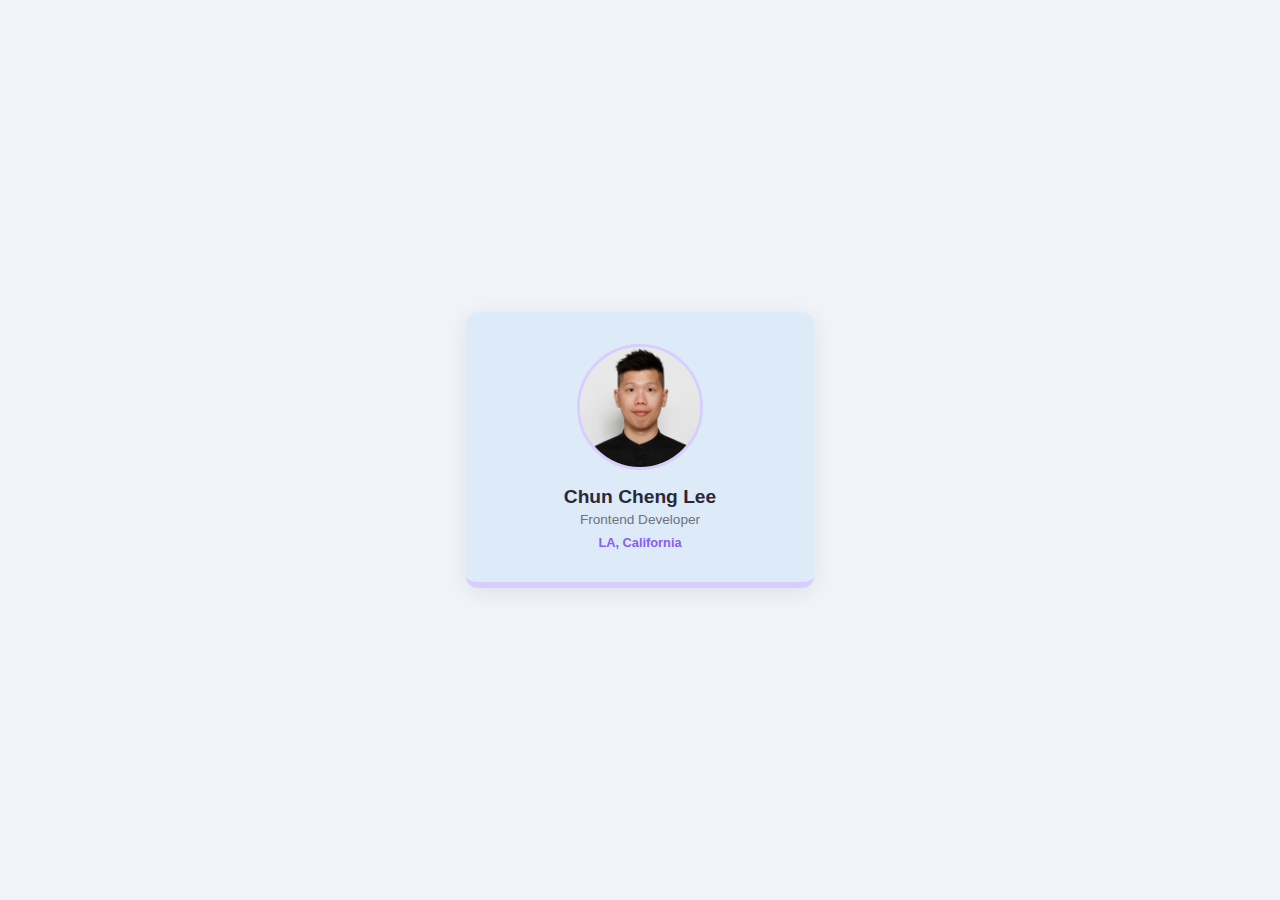
<file: index.html>
<!DOCTYPE html>
<html>

<head>
    <link rel="stylesheet" href="style.css" />
</head>

<body>
    <div class="card">
        <img class="avatar" src="photo/Calvin.png" alt="Chun Cheng Lee">
        <div class="info">
            <h3>Chun Cheng Lee</h3>
            <p class="title">Frontend Developer</p>
            <p class="site">LA, California</p>
        </div>
    </div>
</body>

</html>
</file>
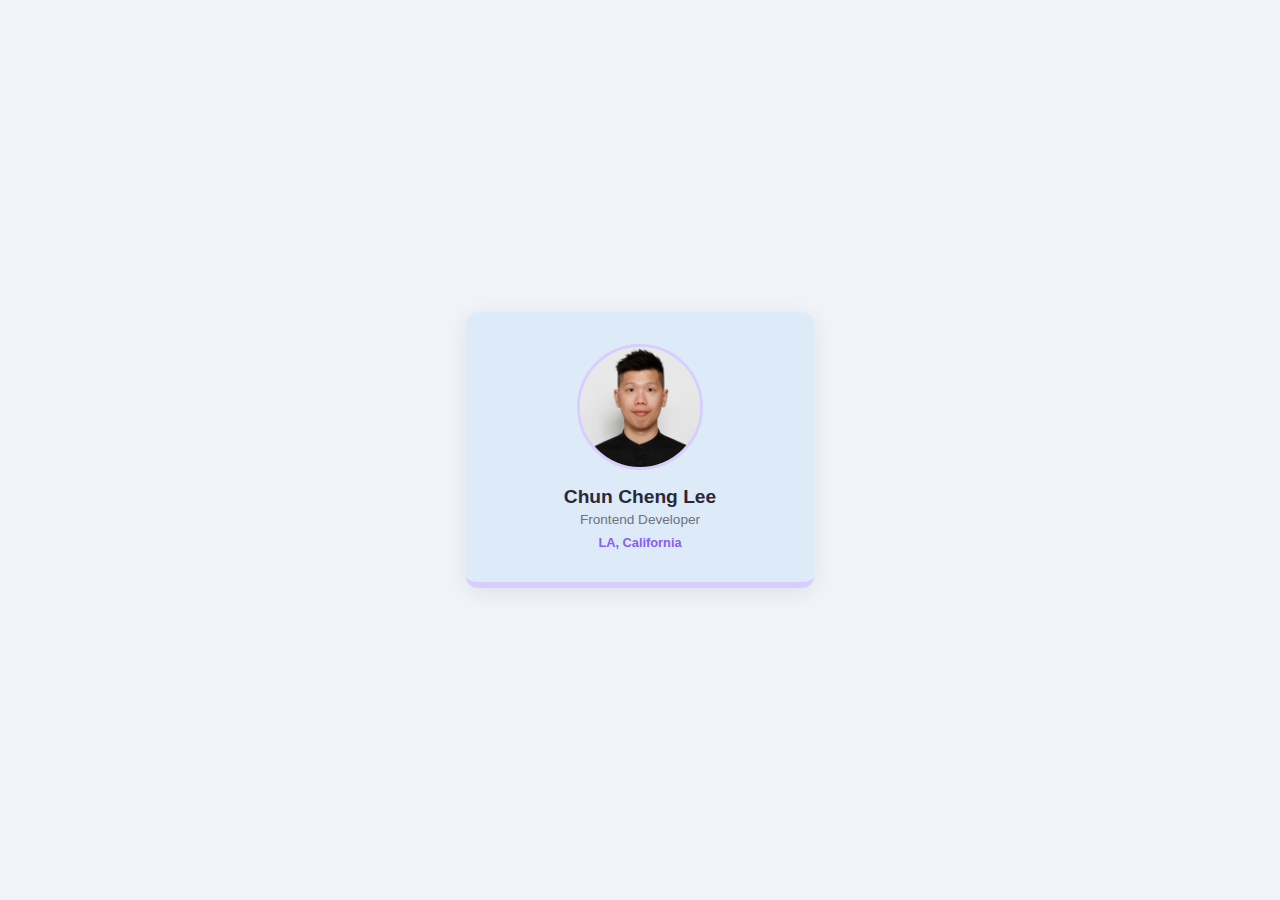
<file: businessCard/index.html>
<!DOCTYPE html>
<html>

<head>
    <link rel="stylesheet" href="../businessCard/style.css" />
</head>

<body>
    <div class="card">
        <img class="avatar" src="photo/Calvin.png" alt="Chun Cheng Lee">
        <div class="info">
            <h3>Chun Cheng Lee</h3>
            <p class="title">Frontend Developer</p>
            <p class="site">LA, California</p>
        </div>
    </div>
</body>

</html>
</file>
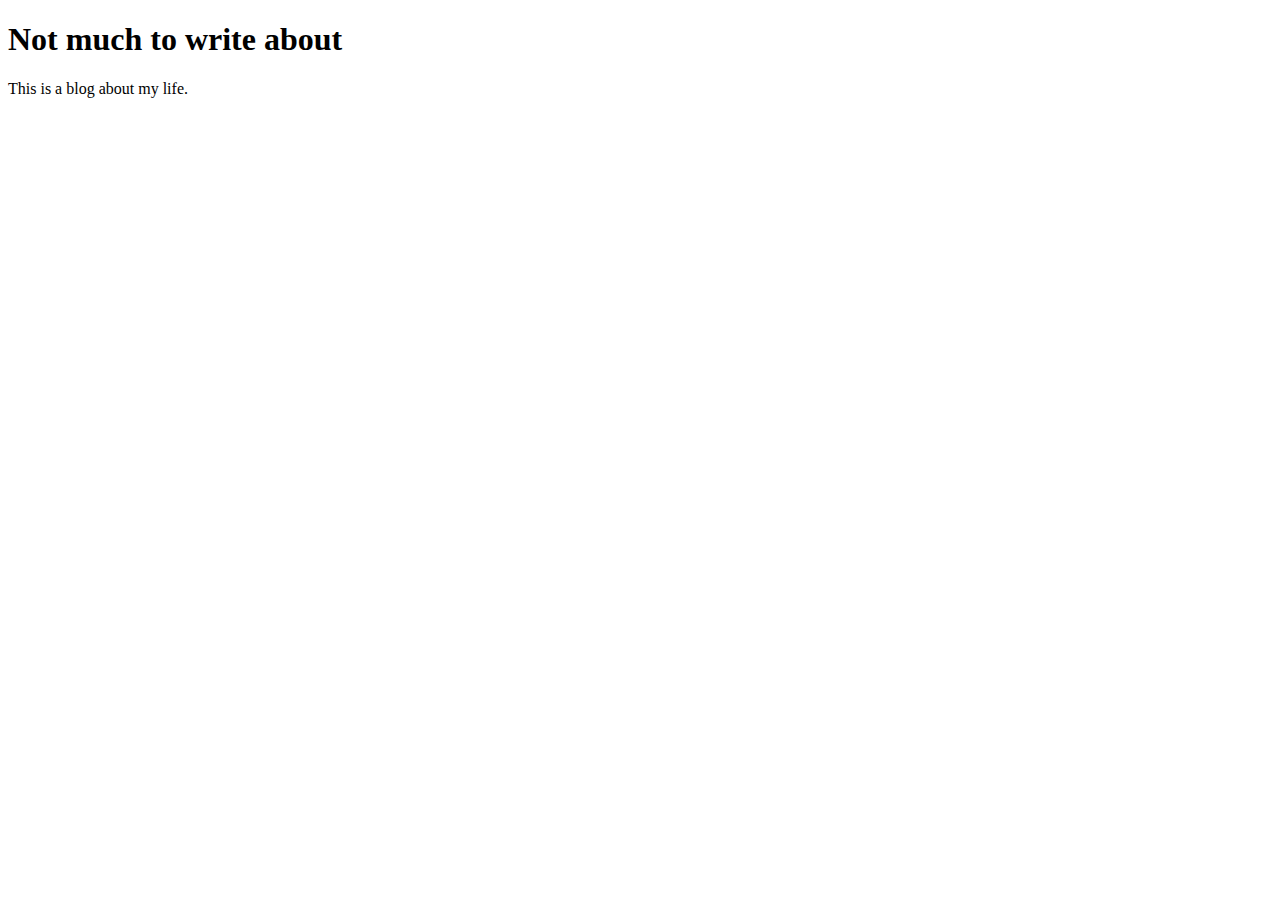
<file: Html&CSS/blog.html>
<!DOCTYPE html>
<html lang="en">
    <head>
        <title>Blog</title>
    </head>
    <body>
        <h1>Not much to write about</h1>
        <p>This is a blog about my life.</p>
    </body>
</html>
</file>
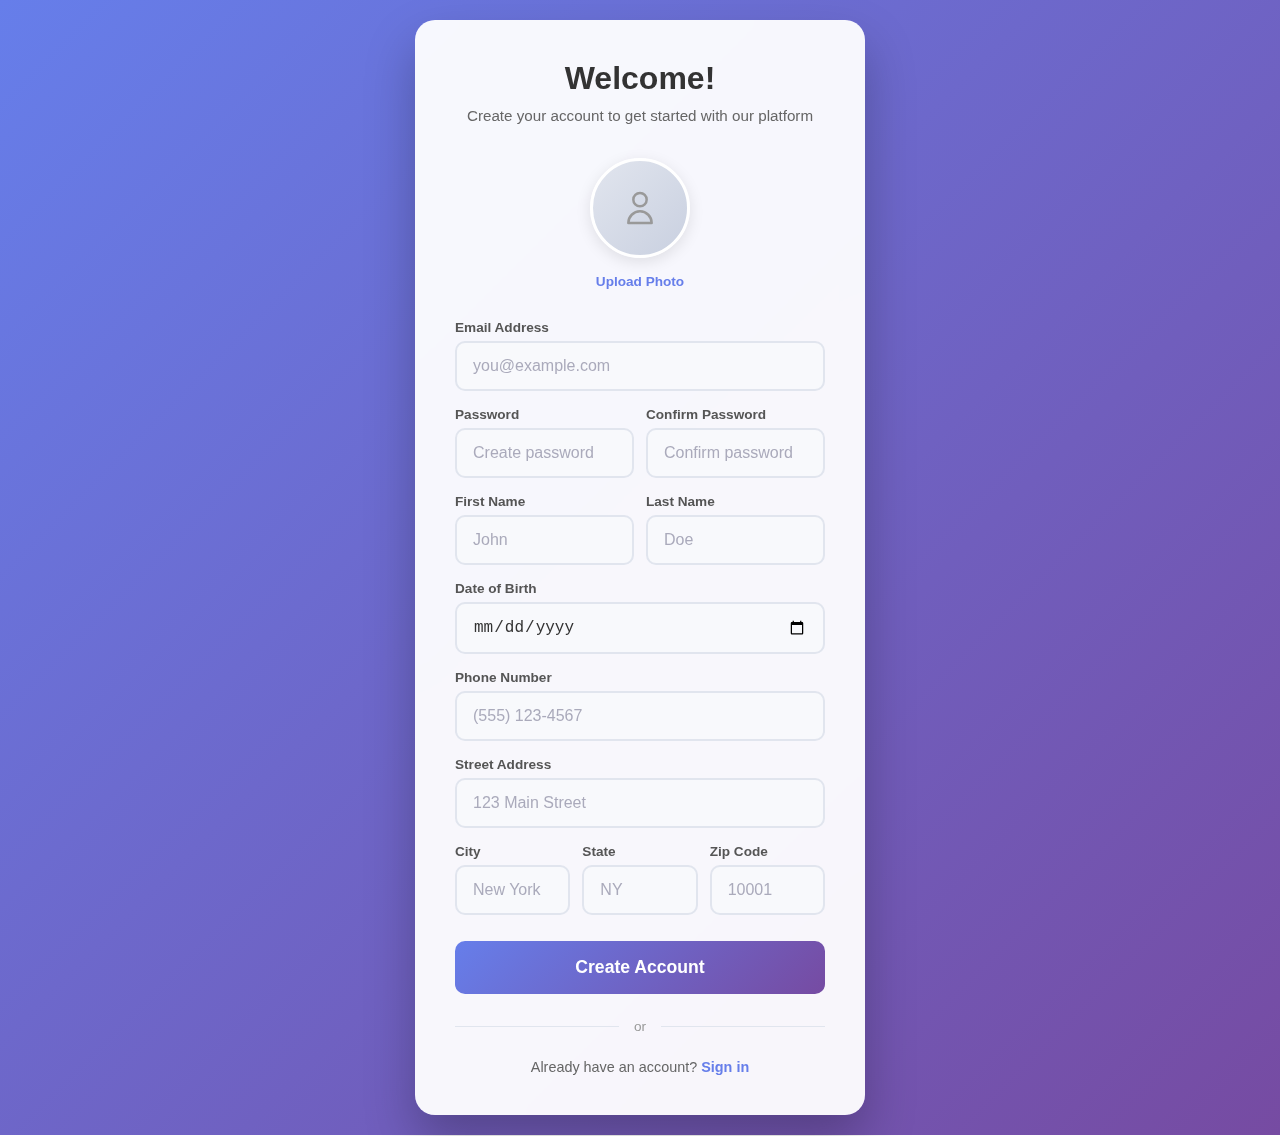
<file: Html&CSS/button.html>
<!DOCTYPE html>
<html lang="en">
<head>
    <meta charset="UTF-8">
    <meta name="viewport" content="width=device-width, initial-scale=1.0">
    <title>Sign Up</title>
    <style>
        * {
            margin: 0;
            padding: 0;
            box-sizing: border-box;
        }

        body {
            min-height: 100vh;
            display: flex;
            align-items: center;
            justify-content: center;
            font-family: 'Segoe UI', Tahoma, Geneva, Verdana, sans-serif;
            background: linear-gradient(135deg, #667eea 0%, #764ba2 100%);
            padding: 20px;
        }

        .card {
            background: rgba(255, 255, 255, 0.95);
            border-radius: 20px;
            padding: 40px;
            width: 100%;
            max-width: 450px;
            box-shadow: 0 25px 50px rgba(0, 0, 0, 0.25);
            backdrop-filter: blur(10px);
        }

        h1 {
            color: #333;
            font-size: 2rem;
            margin-bottom: 8px;
            text-align: center;
        }

        .subtitle {
            color: #666;
            text-align: center;
            margin-bottom: 30px;
            font-size: 0.95rem;
            line-height: 1.5;
        }

        .form-group {
            margin-bottom: 16px;
        }

        .form-row {
            display: flex;
            gap: 12px;
        }

        .form-row .form-group {
            flex: 1;
        }

        label {
            display: block;
            color: #555;
            font-size: 0.85rem;
            font-weight: 600;
            margin-bottom: 6px;
        }

        input {
            width: 100%;
            padding: 14px 16px;
            border: 2px solid #e1e5ee;
            border-radius: 10px;
            font-size: 1rem;
            transition: all 0.3s ease;
            background: #f8f9fc;
        }

        input:focus {
            outline: none;
            border-color: #667eea;
            background: #fff;
            box-shadow: 0 0 0 4px rgba(102, 126, 234, 0.1);
        }

        input::placeholder {
            color: #aab;
        }

        .btn {
            width: 100%;
            padding: 16px;
            border: none;
            border-radius: 10px;
            font-size: 1.1rem;
            font-weight: 600;
            color: white;
            background: linear-gradient(135deg, #667eea 0%, #764ba2 100%);
            cursor: pointer;
            transition: all 0.3s ease;
            margin-top: 10px;
        }

        .btn:hover {
            transform: translateY(-2px);
            box-shadow: 0 10px 30px rgba(102, 126, 234, 0.4);
        }

        .btn:active {
            transform: translateY(0);
        }

        .divider {
            display: flex;
            align-items: center;
            margin: 25px 0;
            color: #999;
            font-size: 0.85rem;
        }

        .divider::before,
        .divider::after {
            content: '';
            flex: 1;
            height: 1px;
            background: #e1e5ee;
        }

        .divider span {
            padding: 0 15px;
        }

        .login-link {
            text-align: center;
            color: #666;
            font-size: 0.9rem;
        }

        .login-link a {
            color: #667eea;
            text-decoration: none;
            font-weight: 600;
        }

        .login-link a:hover {
            text-decoration: underline;
        }

        .profile-upload {
            display: flex;
            flex-direction: column;
            align-items: center;
            margin-bottom: 25px;
        }

        .profile-preview {
            width: 100px;
            height: 100px;
            border-radius: 50%;
            background: linear-gradient(135deg, #e1e5ee 0%, #c9d0e0 100%);
            display: flex;
            align-items: center;
            justify-content: center;
            overflow: hidden;
            border: 3px solid #fff;
            box-shadow: 0 4px 15px rgba(0, 0, 0, 0.1);
            cursor: pointer;
            transition: all 0.3s ease;
        }

        .profile-preview:hover {
            transform: scale(1.05);
            box-shadow: 0 6px 20px rgba(102, 126, 234, 0.3);
        }

        .profile-preview img {
            width: 100%;
            height: 100%;
            object-fit: cover;
        }

        .profile-preview svg {
            width: 40px;
            height: 40px;
            color: #999;
        }

        .profile-upload input[type="file"] {
            display: none;
        }

        .upload-text {
            margin-top: 10px;
            font-size: 0.85rem;
            color: #667eea;
            font-weight: 600;
            cursor: pointer;
        }

        .upload-text:hover {
            text-decoration: underline;
        }

        input[type="date"] {
            width: 100%;
            padding: 14px 16px;
            border: 2px solid #e1e5ee;
            border-radius: 10px;
            font-size: 1rem;
            transition: all 0.3s ease;
            background: #f8f9fc;
            color: #333;
        }

        input[type="date"]:focus {
            outline: none;
            border-color: #667eea;
            background: #fff;
            box-shadow: 0 0 0 4px rgba(102, 126, 234, 0.1);
        }

        @media (max-width: 480px) {
            .form-row {
                flex-direction: column;
                gap: 0;
            }

            .card {
                padding: 30px 25px;
            }

            .profile-preview {
                width: 80px;
                height: 80px;
            }
        }
    </style>
</head>
<body>
    <div class="card">
        <h1>Welcome!</h1>
        <p class="subtitle">Create your account to get started with our platform</p>

        <form>
            <div class="profile-upload">
                <label for="photo" class="profile-preview" id="preview">
                    <svg xmlns="http://www.w3.org/2000/svg" fill="none" viewBox="0 0 24 24" stroke="currentColor">
                        <path stroke-linecap="round" stroke-linejoin="round" stroke-width="1.5" d="M16 7a4 4 0 11-8 0 4 4 0 018 0zM12 14a7 7 0 00-7 7h14a7 7 0 00-7-7z" />
                    </svg>
                </label>
                <input type="file" id="photo" accept="image/*" onchange="previewImage(this)">
                <label for="photo" class="upload-text">Upload Photo</label>
            </div>

            <div class="form-group">
                <label for="email">Email Address</label>
                <input type="email" id="email" placeholder="you@example.com">
            </div>

            <div class="form-row">
                <div class="form-group">
                    <label for="password">Password</label>
                    <input type="password" id="password" placeholder="Create password">
                </div>
                <div class="form-group">
                    <label for="confirm">Confirm Password</label>
                    <input type="password" id="confirm" placeholder="Confirm password">
                </div>
            </div>

            <div class="form-row">
                <div class="form-group">
                    <label for="firstname">First Name</label>
                    <input type="text" id="firstname" placeholder="John">
                </div>
                <div class="form-group">
                    <label for="lastname">Last Name</label>
                    <input type="text" id="lastname" placeholder="Doe">
                </div>
            </div>

            <div class="form-group">
                <label for="dob">Date of Birth</label>
                <input type="date" id="dob">
            </div>

            <div class="form-group">
                <label for="phone">Phone Number</label>
                <input type="tel" id="phone" placeholder="(555) 123-4567">
            </div>

            <div class="form-group">
                <label for="address">Street Address</label>
                <input type="text" id="address" placeholder="123 Main Street">
            </div>

            <div class="form-row">
                <div class="form-group">
                    <label for="city">City</label>
                    <input type="text" id="city" placeholder="New York">
                </div>
                <div class="form-group">
                    <label for="state">State</label>
                    <input type="text" id="state" placeholder="NY">
                </div>
                <div class="form-group">
                    <label for="zip">Zip Code</label>
                    <input type="text" id="zip" placeholder="10001">
                </div>
            </div>

            <button type="submit" class="btn">Create Account</button>
        </form>

        <div class="divider"><span>or</span></div>

        <p class="login-link">Already have an account? <a href="#">Sign in</a></p>
    </div>

    <script>
        function previewImage(input) {
            const preview = document.getElementById('preview');
            if (input.files && input.files[0]) {
                const reader = new FileReader();
                reader.onload = function(e) {
                    preview.innerHTML = `<img src="${e.target.result}" alt="Profile">`;
                };
                reader.readAsDataURL(input.files[0]);
            }
        }
    </script>
</body>
</html>
</file>
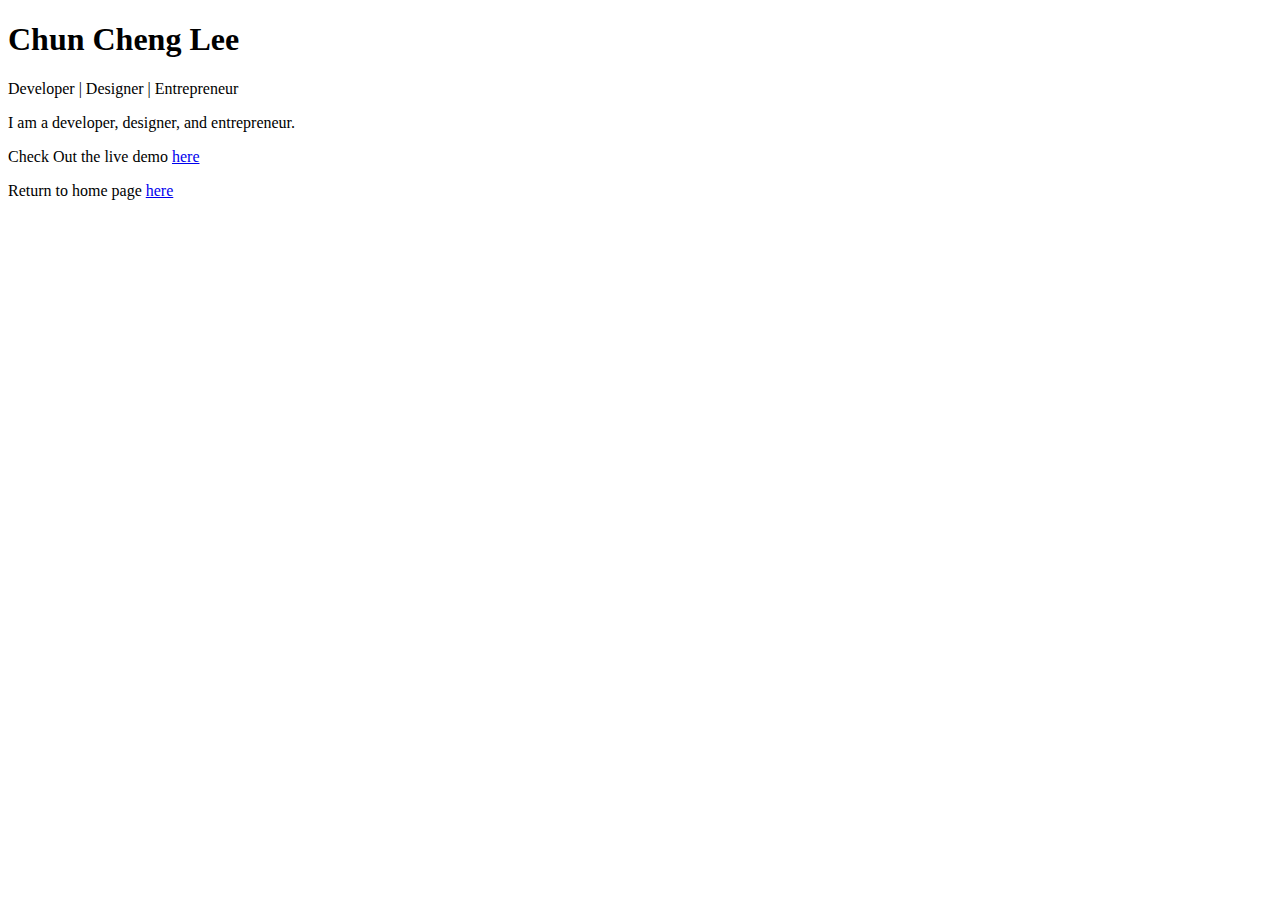
<file: Html&CSS/work.html>
<!DOCTYPE html>
<div>
    <h1>Chun Cheng Lee</h1>
    <p>Developer | Designer | Entrepreneur</p>
    <p>I am a developer, designer, and entrepreneur.</p>
    <p>Check Out the live demo 
        <a href="google.html" target="_blank">here</a>
    </p>
    <p>Return to home page 
        <a href="index.html" target="_blank">here</a> 
    </p>
</div>
</file>
<file: style.css>
body {
    margin: 0;
    min-height: 100vh;
    display: flex;
    align-items: center;
    justify-content: center;
    font-family: Verdana, Geneva, Tahoma, sans-serif;
    background: #f0f4f8;
}

.card {
    width: 300px;
    margin: 0 auto;
    padding: 32px 24px;
    display: flex;
    flex-direction: column;
    align-items: center;
    text-align: center;
    background: #ddebf8;
    color: #2b2839;
    border-radius: 12px;
    border-bottom: 6px solid #d8cefe;
    box-shadow: 0 4px 20px rgba(0, 0, 0, 0.08);
}

.avatar {
    width: 120px;
    height: 120px;
    border-radius: 50%;
    object-fit: cover;
    border: 3px solid #d8cefe;
}

.info {
    margin-top: 16px;
}

.info h3 {
    margin: 0 0 4px;
    font-size: 1.2rem;
}

.info .title {
    margin: 0 0 8px;
    font-size: 0.85rem;
    color: #6b7280;
}

.info .site {
    margin: 0;
    font-size: 0.8rem;
    color: #8b5cf6;
    font-weight: 600;
}
</file>
<file: businessCard/style.css>
body {
    margin: 0;
    min-height: 100vh;
    display: flex;
    align-items: center;
    justify-content: center;
    font-family: Verdana, Geneva, Tahoma, sans-serif;
    background: #f0f4f8;
}

.card {
    width: 300px;
    margin: 0 auto;
    padding: 32px 24px;
    display: flex;
    flex-direction: column;
    align-items: center;
    text-align: center;
    background: #ddebf8;
    color: #2b2839;
    border-radius: 12px;
    border-bottom: 6px solid #d8cefe;
    box-shadow: 0 4px 20px rgba(0, 0, 0, 0.08);
}

.avatar {
    width: 120px;
    height: 120px;
    border-radius: 50%;
    object-fit: cover;
    border: 3px solid #d8cefe;
}

.info {
    margin-top: 16px;
}

.info h3 {
    margin: 0 0 4px;
    font-size: 1.2rem;
}

.info .title {
    margin: 0 0 8px;
    font-size: 0.85rem;
    color: #6b7280;
}

.info .site {
    margin: 0;
    font-size: 0.8rem;
    color: #8b5cf6;
    font-weight: 600;
}
</file>
